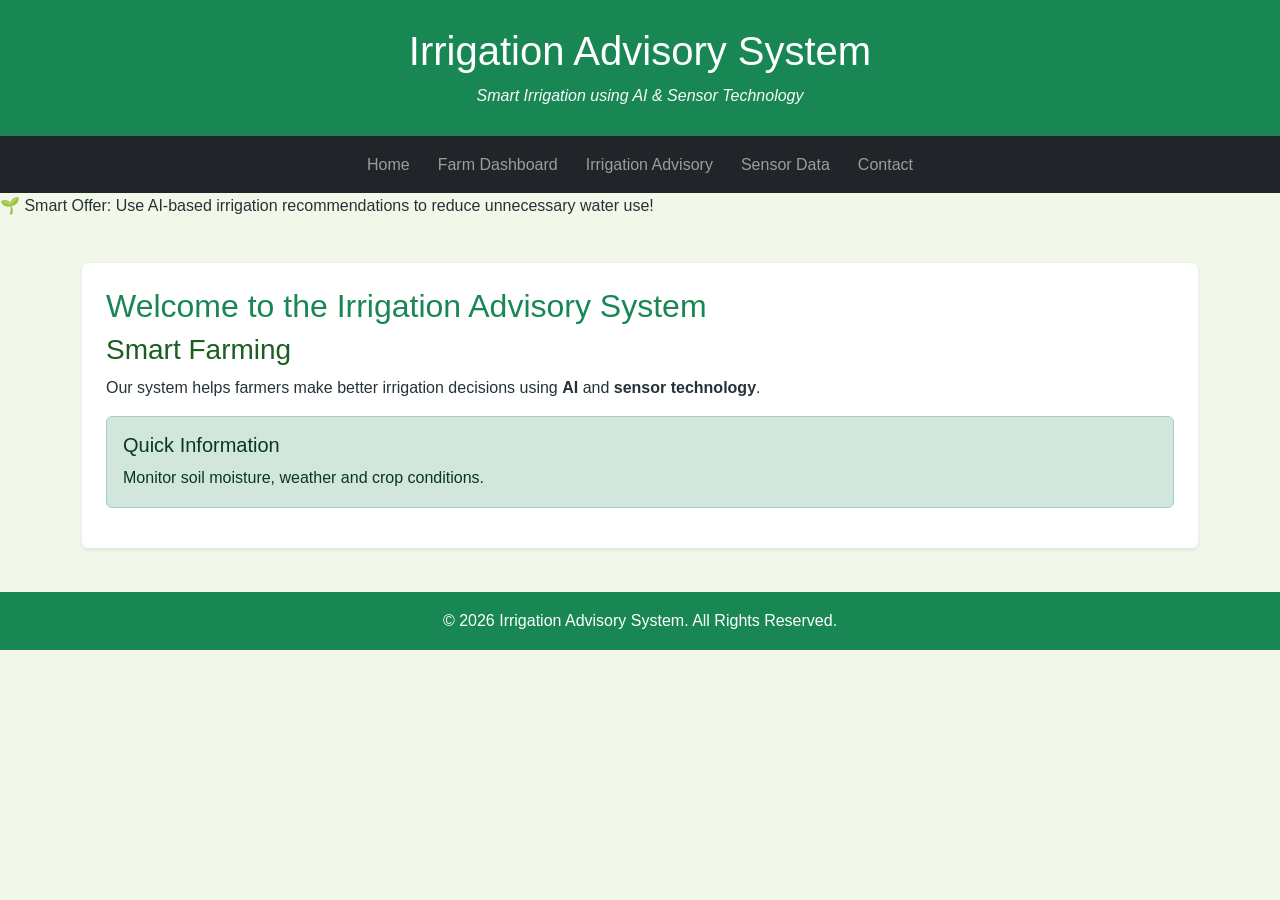
<file: index.html>
<!DOCTYPE html>
<html lang="en">
<head>
    <meta charset="UTF-8">
    <meta name="viewport" content="width=device-width, initial-scale=1.0">
    <title>Irrigation Advisory System</title>

    <!-- TASK 1: BOOTSTRAP FOR CSS -->
    <link href="https://cdn.jsdelivr.net/npm/bootstrap@5.3.3/dist/css/bootstrap.min.css" rel="stylesheet">

    <!-- Task 3: External CSS -->
    <link rel="stylesheet" href="style.css">

    <!-- Task 2: Internal CSS -->
    <style>
        nav ul {
            list-style-type: none;
            padding: 0;
            margin: 0;
            text-align: center;
        }

        nav li {
            display: inline-block;
            margin: 0 6px;
        }

        nav a {
            display: inline-block;
            padding: 10px 16px;
            color: white;
            text-decoration: none;
            background-color: #2e7d32;
            border-radius: 6px;
        }

        nav a:hover {
            background-color: #66bb6a;
            color: #102a13;
            text-decoration: underline;
        }
    </style>
</head>

<body>
    <!-- Task 1: Bootstrap classes -->
    <header class="bg-success text-white text-center p-4 border border-success border-3">
        <div class="container">
            <h1 class="text-white">Irrigation Advisory System</h1>
            <p class="text-light mb-0">
                <i>Smart Irrigation using AI &amp; Sensor Technology</i>
            </p>
        </div>
    </header>

    <!-- Bootstrap Navbar -->
    <nav class="navbar navbar-expand-lg navbar-dark bg-dark">
        <div class="container-fluid justify-content-center">
            <ul class="navbar-nav">
                <li class="nav-item"><a class="nav-link" href="index.html">Home</a></li>
                <li class="nav-item"><a class="nav-link" href="farm-info.html">Farm Dashboard</a></li>
                <li class="nav-item"><a class="nav-link" href="advisory.html">Irrigation Advisory</a></li>
                <li class="nav-item"><a class="nav-link" href="gallery.html">Sensor Data</a></li>
                <li class="nav-item"><a class="nav-link" href="registration.html">Contact</a></li>
            </ul>
        </div>
    </nav>

    <!-- Task 10: CSS Effects -->
    <div class="offer-box">
        🌱 Smart Offer: Use AI-based irrigation recommendations to reduce unnecessary water use!
    </div>

    <main class="container my-4">
        <div class="row g-4">
            <div class="col-12">
                <section class="bg-white p-4 rounded shadow-sm">
                    <h2 class="text-success">Welcome to the Irrigation Advisory System</h2>

                    <article>
                        <h3>Smart Farming</h3>
                        <p>
                            Our system helps farmers make better irrigation decisions using
                            <b>AI</b> and <b>sensor technology</b>.
                        </p>
                    </article>

                    <aside class="alert alert-success">
                        <h3 class="h5">Quick Information</h3>
                        <p class="mb-0">
                            Monitor soil moisture, weather and crop conditions.
                        </p>
                    </aside>
                </section>
            </div>
        </div>
    </main>

    <footer class="bg-success text-white text-center p-3 mt-4">
        <p class="mb-0">&copy; 2026 Irrigation Advisory System. All Rights Reserved.</p>
    </footer>

    <!-- Bootstrap JS Bundle -->
    <script src="https://cdn.jsdelivr.net/npm/bootstrap@5.3.3/dist/js/bootstrap.bundle.min.js"></script>
</body>
</html>
</file>
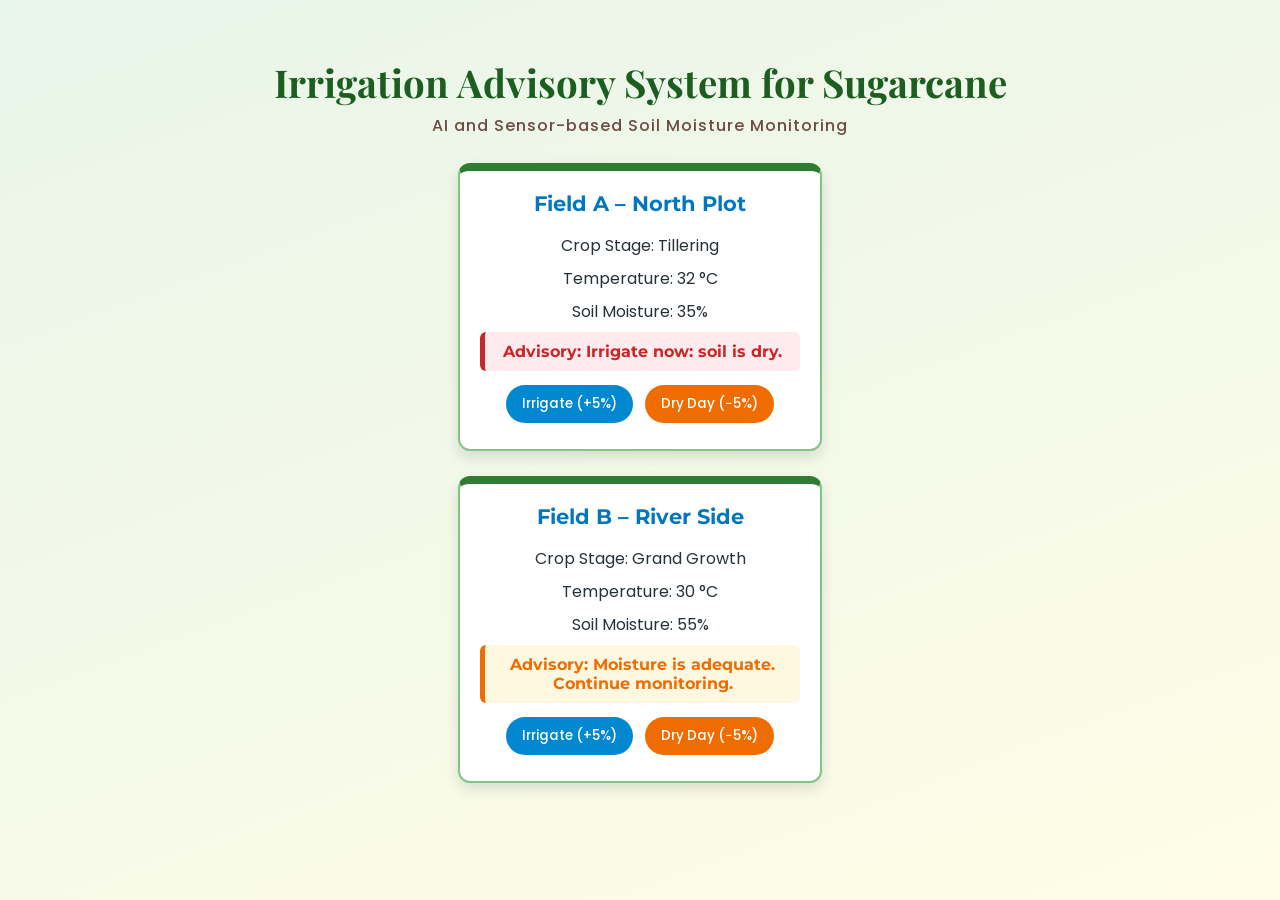
<file: exp7/index.html>
<!doctype html>
<html lang="en">
  <head>
    <meta charset="UTF-8" />
    <meta name="viewport" content="width=device-width, initial-scale=1.0" />
    <title>Irrigation Advisory System</title>
    <script type="module" crossorigin src="./assets/index-DmJMhgah.js"></script>
    <link rel="stylesheet" crossorigin href="./assets/index-DhXYYORB.css">
  </head>
  <body>
    <div id="root"></div>
  </body>
</html>
</file>
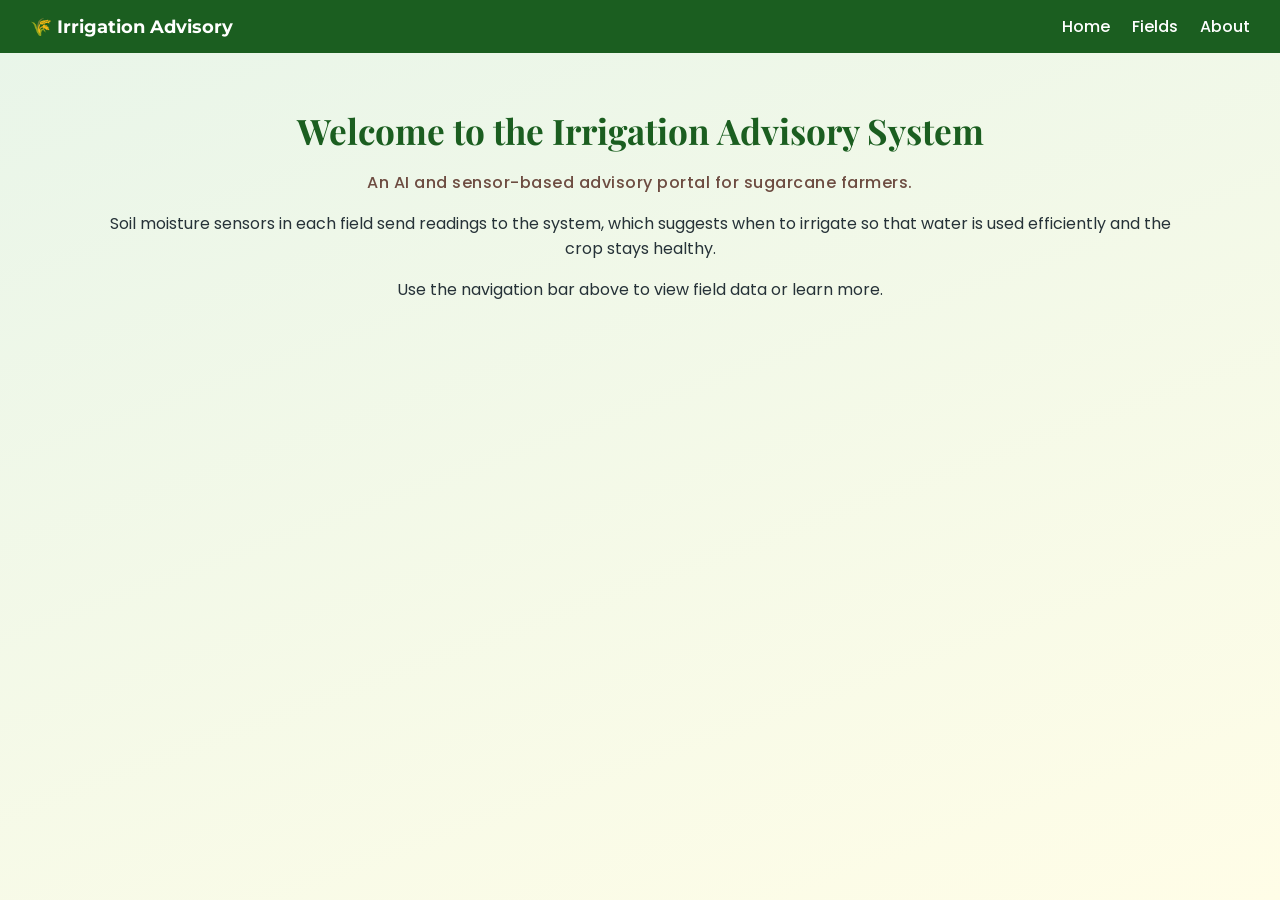
<file: exp8/index.html>
<!doctype html>
<html lang="en">
  <head>
    <meta charset="UTF-8" />
    <meta name="viewport" content="width=device-width, initial-scale=1.0" />
    <title>Irrigation Advisory System</title>
    <script type="module" crossorigin src="./assets/index-Dnaicv_8.js"></script>
    <link rel="stylesheet" crossorigin href="./assets/index-DAXUWIwI.css">
  </head>
  <body>
    <div id="root"></div>
  </body>
</html>
</file>
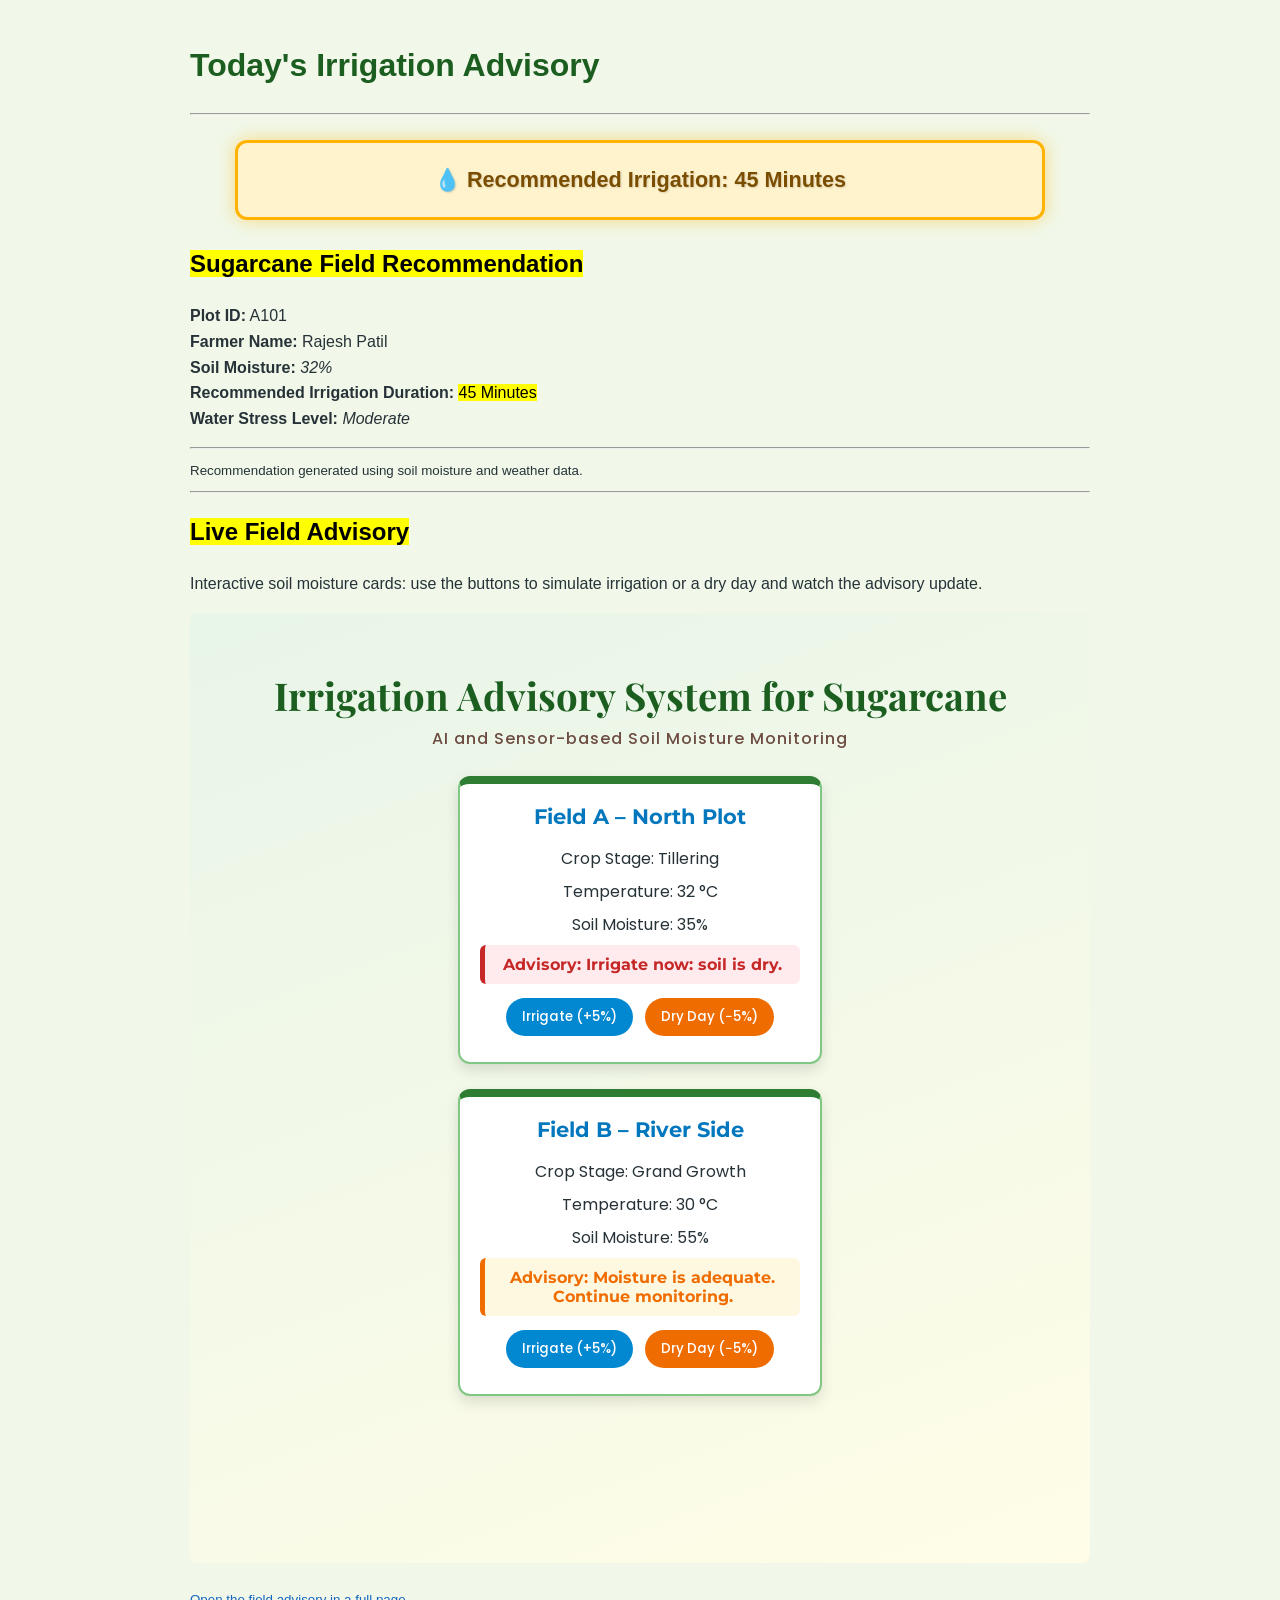
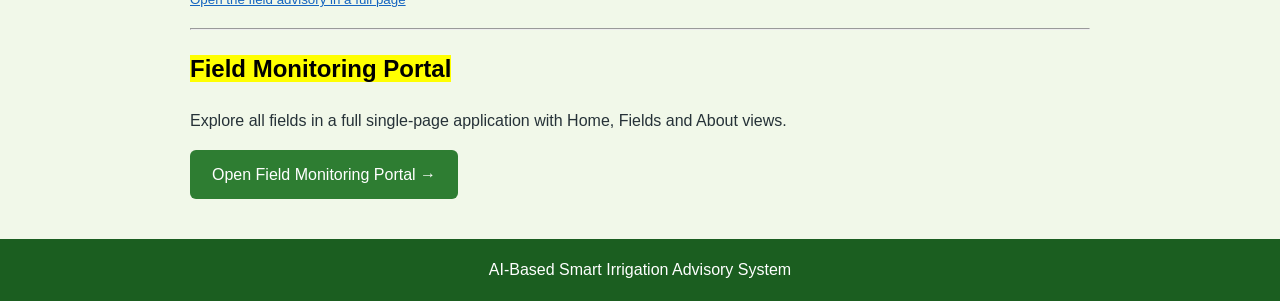
<file: advisory.html>
<!DOCTYPE html>
<html lang="en">
<head>
    <meta charset="UTF-8">
    <meta name="viewport" content="width=device-width, initial-scale=1.0">
    <title>Irrigation Advisory</title>
    <link rel="stylesheet" href="style.css">
    <link rel="stylesheet" href="effects.css">
</head>
<body>
    <main class="page-content" style="width:min(900px,92%); margin:40px auto;">
        <h1>Today's Irrigation Advisory</h1>
        <hr>

        <div class="offer-box">
            💧 Recommended Irrigation: 45 Minutes
        </div>

        <h2><mark>Sugarcane Field Recommendation</mark></h2>
        <p>
            <strong>Plot ID:</strong> A101<br>
            <strong>Farmer Name:</strong> Rajesh Patil<br>
            <strong>Soil Moisture:</strong> <em>32%</em><br>
            <strong>Recommended Irrigation Duration:</strong>
            <mark>45 Minutes</mark><br>
            <strong>Water Stress Level:</strong> <em>Moderate</em>
        </p>
        <hr>
        <small>Recommendation generated using soil moisture and weather data.</small>
                <!-- Experiment 7: React field advisory component -->
        <hr>
        <h2><mark>Live Field Advisory</mark></h2>
        <p>
            Interactive soil moisture cards: use the buttons to simulate
            irrigation or a dry day and watch the advisory update.
        </p>
        <iframe
            src="exp7/index.html"
            title="Field Advisory (React)"
            style="width:100%; height:950px; border:0; border-radius:8px;">
        </iframe>
        <p><small><a href="exp7/index.html" target="_blank">Open the field advisory in a full page</a></small></p>
                <hr>
        <h2><mark>Field Monitoring Portal</mark></h2>
        <p>
            Explore all fields in a full single-page application with
            Home, Fields and About views.
        </p>
        <p>
            <a href="exp8/index.html" style="display:inline-block; padding:12px 22px;
               background:#2e7d32; color:#fff; text-decoration:none; border-radius:6px;">
                Open Field Monitoring Portal →
            </a>
        </p>
    </main>
    <footer>AI-Based Smart Irrigation Advisory System</footer>
</body>
</html>
</file>
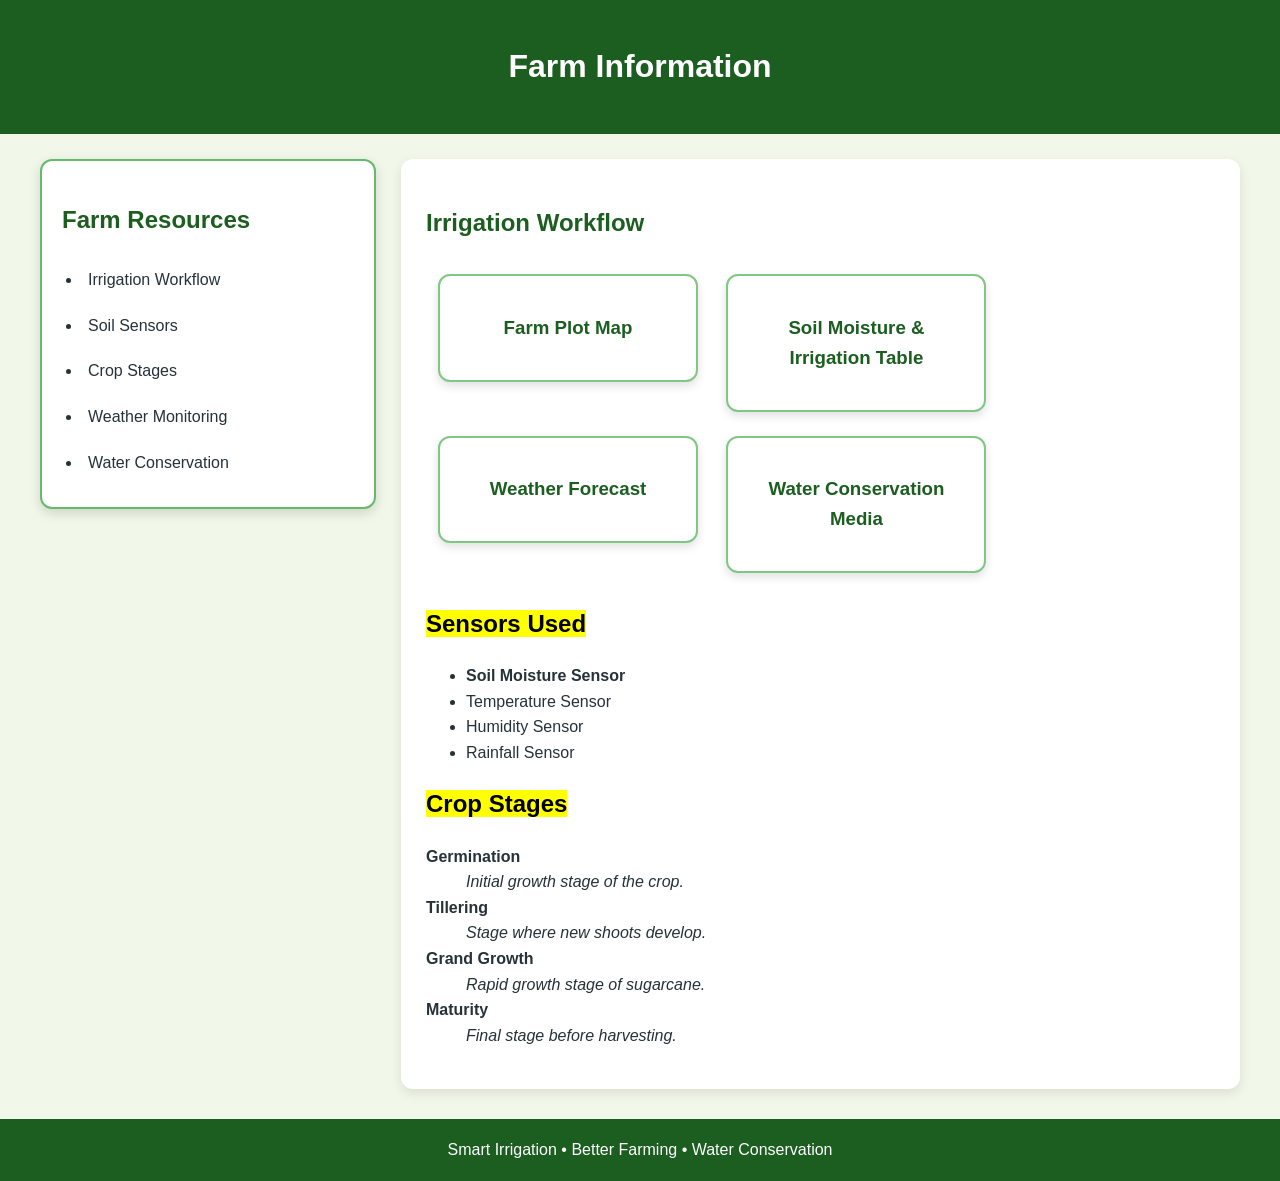
<file: farm-info.html>
<!DOCTYPE html>
<html lang="en">
<head>
    <meta charset="UTF-8">
    <meta name="viewport" content="width=device-width, initial-scale=1.0">
    <title>Farm Information</title>
    <link rel="stylesheet" href="style.css">
    <link rel="stylesheet" href="sidebar.css">
    <link rel="stylesheet" href="cards.css">
    <link rel="stylesheet" href="layout.css">

    <style>
        .info-card {
            position: relative;
            transition: transform 0.2s, box-shadow 0.2s;
        }
        .info-card:hover {
            transform: translateY(-4px);
            box-shadow: 0 8px 18px rgba(0, 0, 0, 0.18);
            cursor: pointer;
        }
        .info-card .card-link {
            color: inherit;
            text-decoration: none;
        }
        /* stretches the link over the whole card */
        .info-card .card-link::after {
            content: "";
            position: absolute;
            inset: 0;
        }
    </style>
</head>
<body>
    <header style="background-color:#1b5e20; color:white; padding:20px; text-align:center;">
        <h1 style="color:white;">Farm Information</h1>
    </header>

    <div class="page-layout">
        <!-- Task 4: Sidebar -->
        <aside class="page-sidebar sidebar-card">
            <h2>Farm Resources</h2>
            <ul>
                <li>Irrigation Workflow</li>
                <li>Soil Sensors</li>
                <li>Crop Stages</li>
                <li>Weather Monitoring</li>
                <li>Water Conservation</li>
            </ul>
        </aside>

        <!-- Task 5: Card Layout -->
        <main class="page-content">
            <h2>Irrigation Workflow</h2>

            <div class="info-card">
                <h3><a href="plot-map.html" class="card-link">Farm Plot Map</a></h3>
            </div>
            <div class="info-card">
                <h3><a href="irrigation-table.html" class="card-link">Soil Moisture &amp; Irrigation Table</a></h3>
            </div>
            <div class="info-card">
                <h3><a href="weather.html" class="card-link">Weather Forecast</a></h3>
            </div>
            <div class="info-card">
                <h3><a href="media.html" class="card-link">Water Conservation Media</a></h3>
            </div>

            <h2><mark>Sensors Used</mark></h2>
            <ul>
                <li><b>Soil Moisture Sensor</b></li>
                <li>Temperature Sensor</li>
                <li>Humidity Sensor</li>
                <li>Rainfall Sensor</li>
            </ul>

            <h2><mark>Crop Stages</mark></h2>
            <dl>
                <dt><b>Germination</b></dt>
                <dd><i>Initial growth stage of the crop.</i></dd>
                <dt><b>Tillering</b></dt>
                <dd><i>Stage where new shoots develop.</i></dd>
                <dt><b>Grand Growth</b></dt>
                <dd><i>Rapid growth stage of sugarcane.</i></dd>
                <dt><b>Maturity</b></dt>
                <dd><i>Final stage before harvesting.</i></dd>
            </dl>
        </main>
    </div>

    <footer>Smart Irrigation • Better Farming • Water Conservation</footer>
</body>
</html>
</file>
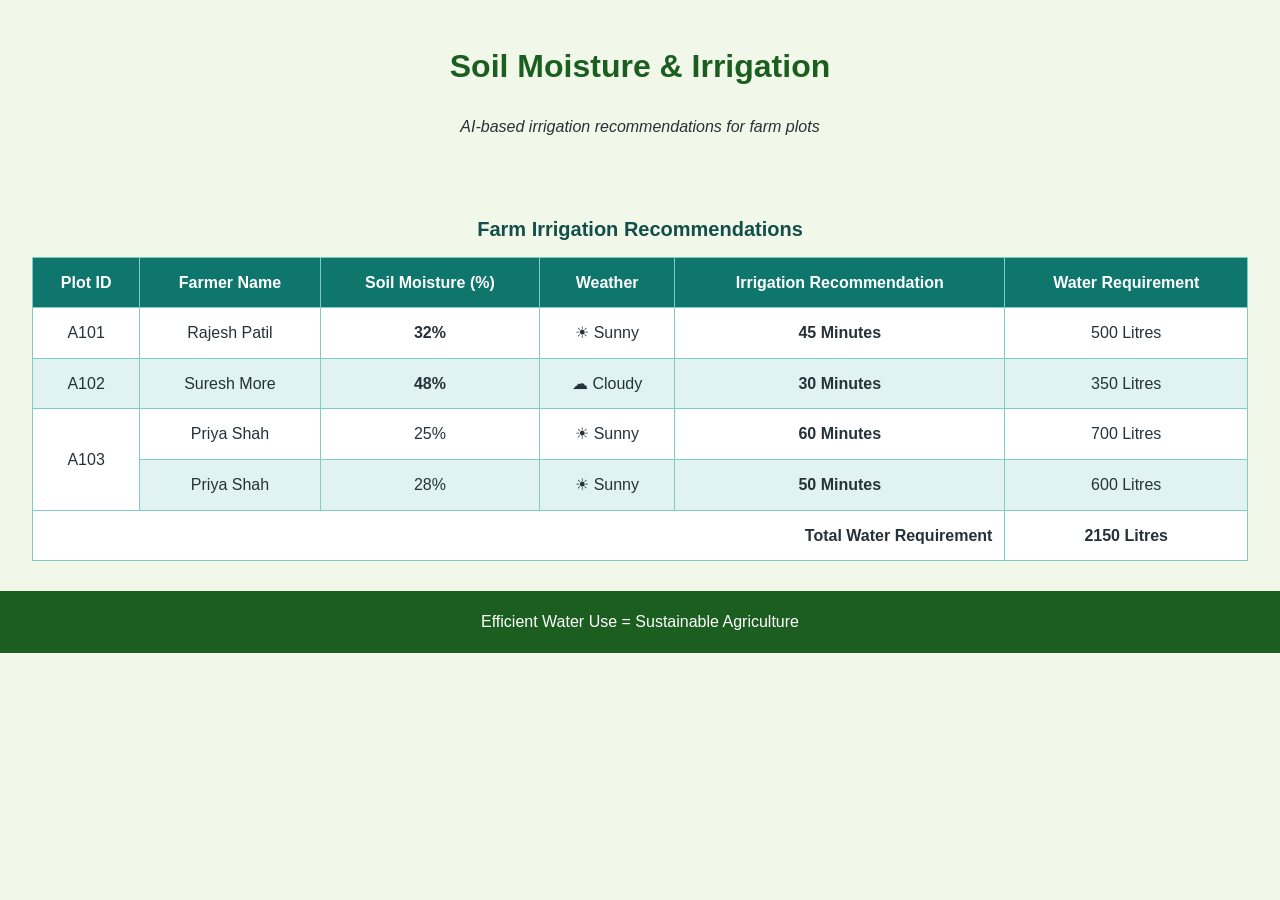
<file: irrigation-table.html>
<!DOCTYPE html>
<html lang="en">
<head>
    <meta charset="UTF-8">
    <meta name="viewport" content="width=device-width, initial-scale=1.0">
    <title>Irrigation Table</title>
    <link rel="stylesheet" href="style.css">
    <link rel="stylesheet" href="table.css">
</head>
<body>
    <header style="text-align:center; padding:20px;">
        <h1>Soil Moisture &amp; Irrigation</h1>
        <p><i>AI-based irrigation recommendations for farm plots</i></p>
    </header>

    <table class="irrigation-table">
        <caption>Farm Irrigation Recommendations</caption>
        <thead>
            <tr>
                <th>Plot ID</th>
                <th>Farmer Name</th>
                <th>Soil Moisture (%)</th>
                <th>Weather</th>
                <th>Irrigation Recommendation</th>
                <th>Water Requirement</th>
            </tr>
        </thead>
        <tbody>
            <tr>
                <td>A101</td>
                <td>Rajesh Patil</td>
                <td><b>32%</b></td>
                <td>☀ Sunny</td>
                <td><b>45 Minutes</b></td>
                <td>500 Litres</td>
            </tr>
            <tr>
                <td>A102</td>
                <td>Suresh More</td>
                <td><b>48%</b></td>
                <td>☁ Cloudy</td>
                <td><b>30 Minutes</b></td>
                <td>350 Litres</td>
            </tr>
            <tr>
                <td rowspan="2">A103</td>
                <td>Priya Shah</td>
                <td>25%</td>
                <td>☀ Sunny</td>
                <td><b>60 Minutes</b></td>
                <td>700 Litres</td>
            </tr>
            <tr>
                <td>Priya Shah</td>
                <td>28%</td>
                <td>☀ Sunny</td>
                <td><b>50 Minutes</b></td>
                <td>600 Litres</td>
            </tr>
        </tbody>
        <tfoot>
            <tr>
                <td colspan="5" style="text-align:right;"><b>Total Water Requirement</b></td>
                <td><b>2150 Litres</b></td>
            </tr>
        </tfoot>
    </table>

    <footer>Efficient Water Use = Sustainable Agriculture</footer>
</body>
</html>
</file>
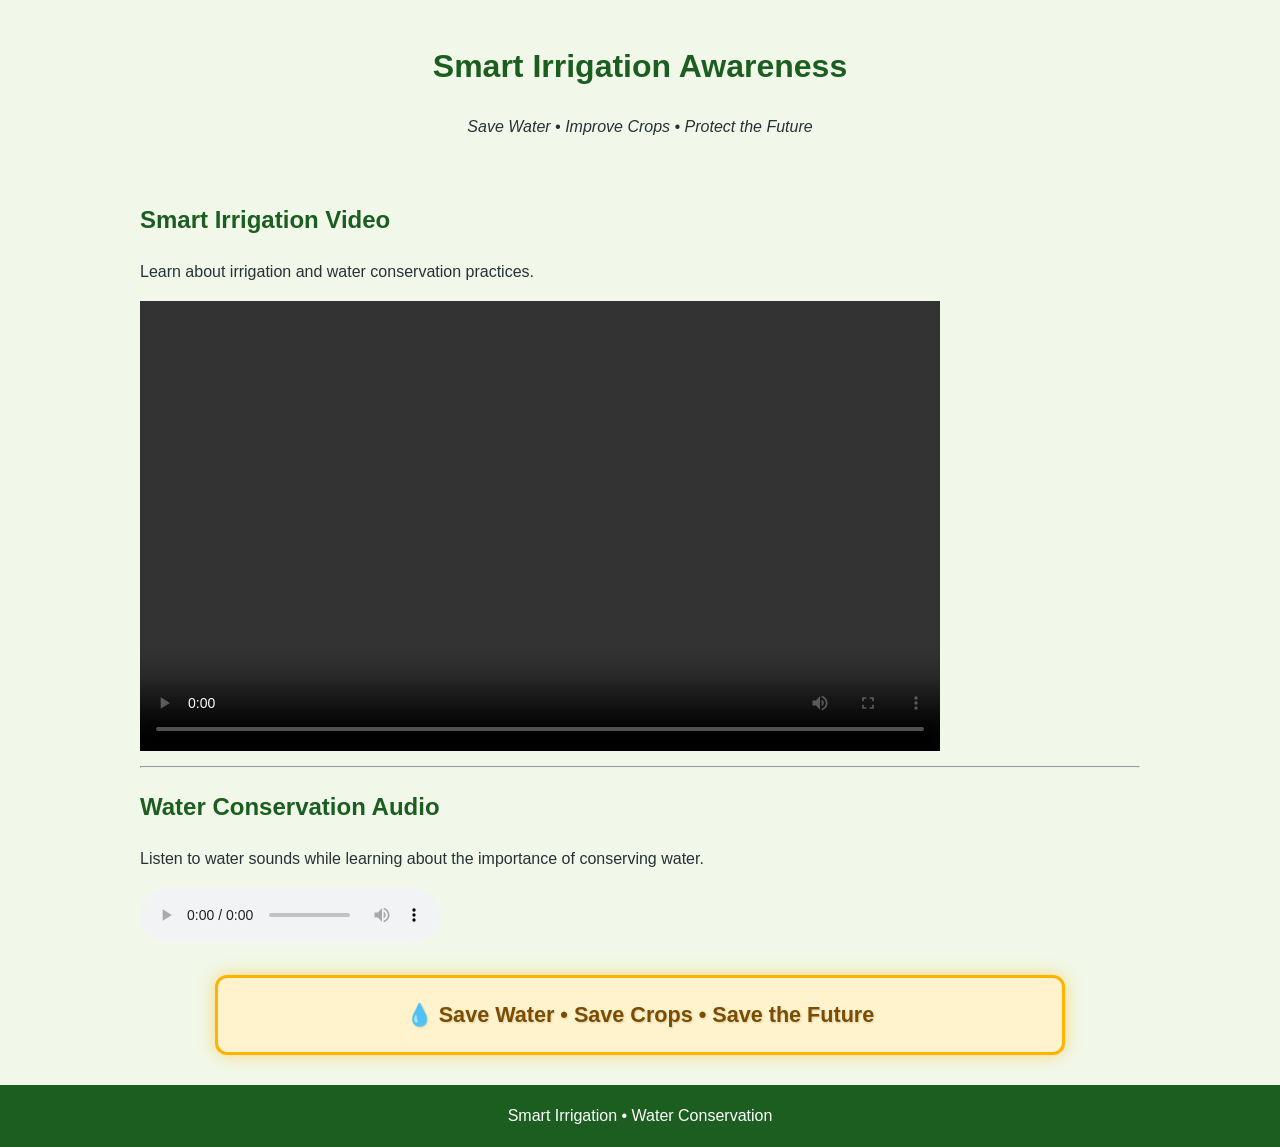
<file: media.html>
<!DOCTYPE html>
<html lang="en">
<head>
    <meta charset="UTF-8">
    <meta name="viewport" content="width=device-width, initial-scale=1.0">
    <title>Smart Irrigation Awareness</title>
    <link rel="stylesheet" href="style.css">
    <link rel="stylesheet" href="effects.css">
</head>
<body>
    <script>
        alert("Welcome to the Irrigation Advisory System");
    </script>

    <header style="text-align:center; padding:20px;">
        <h1>Smart Irrigation Awareness</h1>
        <p><i>Save Water • Improve Crops • Protect the Future</i></p>
    </header>

    <section class="page-content" style="width:min(1000px,94%); margin:25px auto;">
        <h2>Smart Irrigation Video</h2>
        <p>Learn about irrigation and water conservation practices.</p>

        <video width="800" height="450" controls autoplay loop style="max-width:100%;">
            <source src="https://commons.wikimedia.org/wiki/Special:Redirect/file/20200728-NRCS-LSC-9001-Pivot_Irrigation.webm"
                    type="video/webm">
            Your browser does not support the video element.
        </video>

        <hr>

        <h2>Water Conservation Audio</h2>
        <p>Listen to water sounds while learning about the importance of conserving water.</p>

        <audio controls autoplay loop>
            <source src="https://commons.wikimedia.org/wiki/Special:Redirect/file/Water_sound_02.ogg"
                    type="audio/ogg">
            Your browser does not support the audio element.
        </audio>

        <div class="offer-box">
            💧 Save Water • Save Crops • Save the Future
        </div>
    </section>

    <footer>Smart Irrigation • Water Conservation</footer>
</body>
</html>
</file>
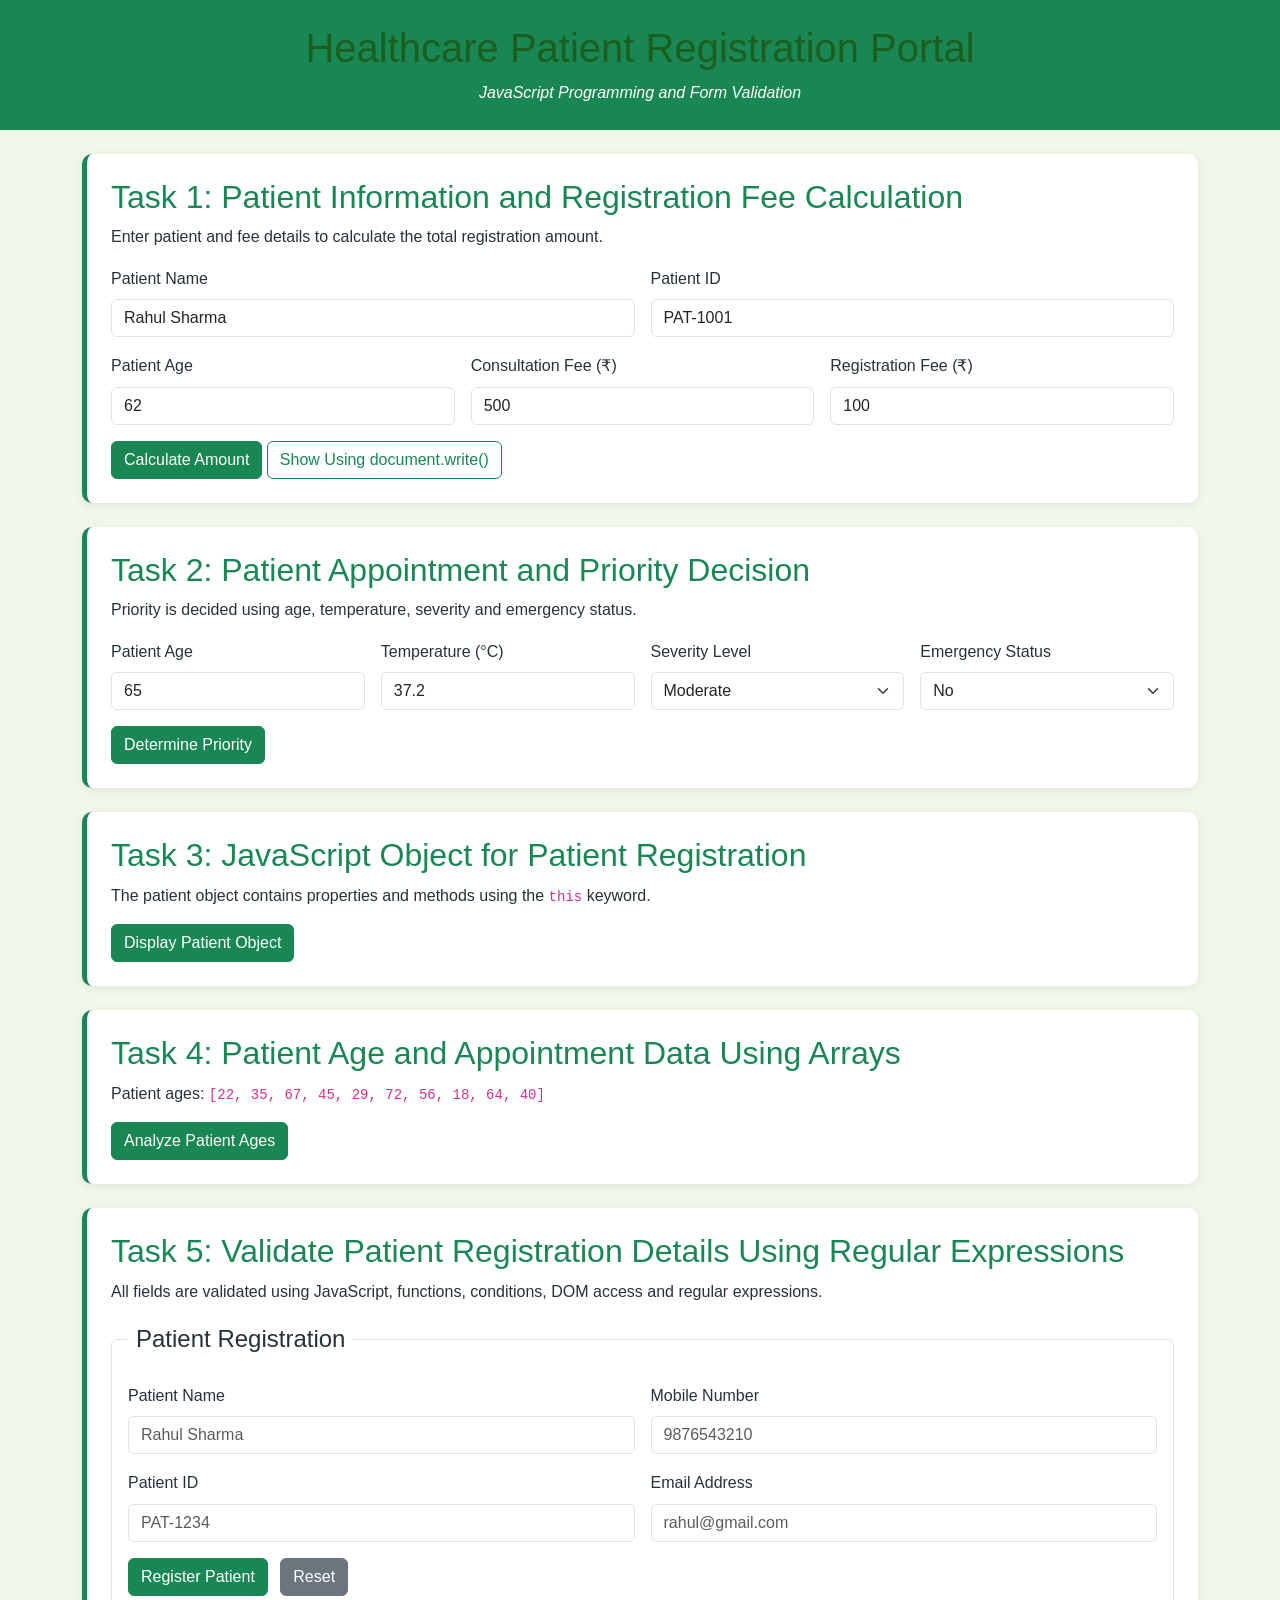
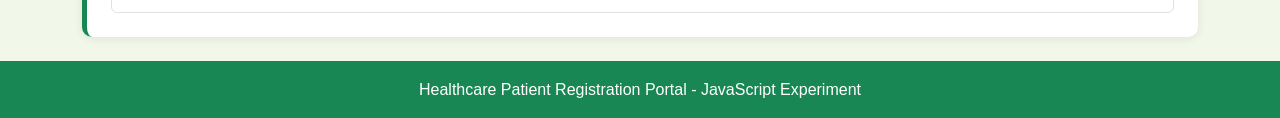
<file: patient-registration.html>
<!DOCTYPE html>
<html lang="en">
<head>
    <meta charset="UTF-8">
    <meta name="viewport" content="width=device-width, initial-scale=1.0">
    <title>Healthcare Patient Registration Portal</title>

    <!-- Bootstrap CSS retained from Experiment 2 -->
    <link href="https://cdn.jsdelivr.net/npm/bootstrap@5.3.3/dist/css/bootstrap.min.css" rel="stylesheet">
    <link rel="stylesheet" href="style.css">
    <link rel="stylesheet" href="form.css">

    <style>
        .task-card {
            border-left: 5px solid #198754;
            border-radius: 10px;
            background: #fff;
            box-shadow: 0 2px 10px rgba(0,0,0,0.08);
        }
        .output-box {
            background: #f0fff4;
            border: 1px solid #b7e4c7;
            border-radius: 8px;
            padding: 15px;
            margin-top: 15px;
            white-space: pre-line;
        }
        .error-message {
            display: none;
            color: #dc3545;
            font-size: 0.875rem;
            margin-top: 4px;
        }
        .invalid-field {
            border: 2px solid #dc3545 !important;
        }
        .valid-field {
            border: 2px solid #198754 !important;
        }
    </style>
</head>

<body>
    <header class="bg-success text-white text-center p-4">
        <h1>Healthcare Patient Registration Portal</h1>
        <p class="mb-0"><i>JavaScript Programming and Form Validation</i></p>
    </header>

    <main class="container my-4">

        <!-- TASK 1 -->
        <section class="task-card p-4 mb-4">
            <h2 class="text-success">Task 1: Patient Information and Registration Fee Calculation</h2>
            <p>Enter patient and fee details to calculate the total registration amount.</p>

            <div class="row g-3">
                <div class="col-md-6">
                    <label class="form-label" for="feePatientName">Patient Name</label>
                    <input class="form-control" id="feePatientName" type="text" value="Rahul Sharma">
                </div>
                <div class="col-md-6">
                    <label class="form-label" for="feePatientId">Patient ID</label>
                    <input class="form-control" id="feePatientId" type="text" value="PAT-1001">
                </div>
                <div class="col-md-4">
                    <label class="form-label" for="feePatientAge">Patient Age</label>
                    <input class="form-control" id="feePatientAge" type="number" value="62" min="0">
                </div>
                <div class="col-md-4">
                    <label class="form-label" for="consultationFee">Consultation Fee (₹)</label>
                    <input class="form-control" id="consultationFee" type="number" value="500" min="0">
                </div>
                <div class="col-md-4">
                    <label class="form-label" for="registrationFee">Registration Fee (₹)</label>
                    <input class="form-control" id="registrationFee" type="number" value="100" min="0">
                </div>
            </div>

            <button class="btn btn-success mt-3" type="button" onclick="calculateRegistrationFee()">Calculate Amount</button>
            <button class="btn btn-outline-success mt-3" type="button" onclick="showTask1UsingDocumentWrite()">Show Using document.write()</button>
            <div id="feeOutput" class="output-box" style="display:none;"></div>
        </section>

        <!-- TASK 2 -->
        <section class="task-card p-4 mb-4">
            <h2 class="text-success">Task 2: Patient Appointment and Priority Decision</h2>
            <p>Priority is decided using age, temperature, severity and emergency status.</p>

            <div class="row g-3">
                <div class="col-md-3">
                    <label class="form-label" for="priorityAge">Patient Age</label>
                    <input class="form-control" id="priorityAge" type="number" value="65" min="0">
                </div>
                <div class="col-md-3">
                    <label class="form-label" for="temperature">Temperature (°C)</label>
                    <input class="form-control" id="temperature" type="number" value="37.2" step="0.1">
                </div>
                <div class="col-md-3">
                    <label class="form-label" for="severity">Severity Level</label>
                    <select class="form-select" id="severity">
                        <option value="Mild">Mild</option>
                        <option value="Moderate" selected>Moderate</option>
                        <option value="Severe">Severe</option>
                    </select>
                </div>
                <div class="col-md-3">
                    <label class="form-label" for="emergency">Emergency Status</label>
                    <select class="form-select" id="emergency">
                        <option value="No" selected>No</option>
                        <option value="Yes">Yes</option>
                    </select>
                </div>
            </div>

            <button class="btn btn-success mt-3" type="button" onclick="determinePriority()">Determine Priority</button>
            <div id="priorityOutput" class="output-box" style="display:none;"></div>
        </section>

        <!-- TASK 3 -->
        <section class="task-card p-4 mb-4">
            <h2 class="text-success">Task 3: JavaScript Object for Patient Registration</h2>
            <p>The patient object contains properties and methods using the <code>this</code> keyword.</p>
            <button class="btn btn-success" type="button" onclick="displayPatientObject()">Display Patient Object</button>
            <div id="objectOutput" class="output-box" style="display:none;"></div>
        </section>

        <!-- TASK 4 -->
        <section class="task-card p-4 mb-4">
            <h2 class="text-success">Task 4: Patient Age and Appointment Data Using Arrays</h2>
            <p>Patient ages: <code>[22, 35, 67, 45, 29, 72, 56, 18, 64, 40]</code></p>
            <button class="btn btn-success" type="button" onclick="analyzePatientAges()">Analyze Patient Ages</button>
            <div id="arrayOutput" class="output-box" style="display:none;"></div>
        </section>

        <!-- TASK 5 -->
        <section class="task-card p-4 mb-4">
            <h2 class="text-success">Task 5: Validate Patient Registration Details Using Regular Expressions</h2>
            <p>All fields are validated using JavaScript, functions, conditions, DOM access and regular expressions.</p>

            <form id="patientForm" novalidate>
                <fieldset class="border rounded p-3">
                    <legend class="float-none w-auto px-2">Patient Registration</legend>

                    <div class="row g-3">
                        <div class="col-md-6">
                            <label class="form-label" for="patientName">Patient Name</label>
                            <input class="form-control" id="patientName" name="patientName" type="text" placeholder="Rahul Sharma">
                            <div id="patientNameError" class="error-message"></div>
                        </div>

                        <div class="col-md-6">
                            <label class="form-label" for="patientMobile">Mobile Number</label>
                            <input class="form-control" id="patientMobile" name="patientMobile" type="tel" placeholder="9876543210">
                            <div id="patientMobileError" class="error-message"></div>
                        </div>

                        <div class="col-md-6">
                            <label class="form-label" for="patientId">Patient ID</label>
                            <input class="form-control" id="patientId" name="patientId" type="text" placeholder="PAT-1234">
                            <div id="patientIdError" class="error-message"></div>
                        </div>

                        <div class="col-md-6">
                            <label class="form-label" for="patientEmail">Email Address</label>
                            <input class="form-control" id="patientEmail" name="patientEmail" type="email" placeholder="rahul@gmail.com">
                            <div id="patientEmailError" class="error-message"></div>
                        </div>
                    </div>

                    <div class="mt-3">
                        <button class="btn btn-success me-2" type="submit">Register Patient</button>
                        <button class="btn btn-secondary" type="reset">Reset</button>
                    </div>
                    <div id="registrationSuccess" class="alert alert-success mt-3" style="display:none;"></div>
                </fieldset>
            </form>
        </section>

    </main>

    <footer class="bg-success text-white text-center p-3 mt-4">
        <p class="mb-0">Healthcare Patient Registration Portal - JavaScript Experiment</p>
    </footer>

    <script src="patient.js"></script>
</body>
</html>
</file>
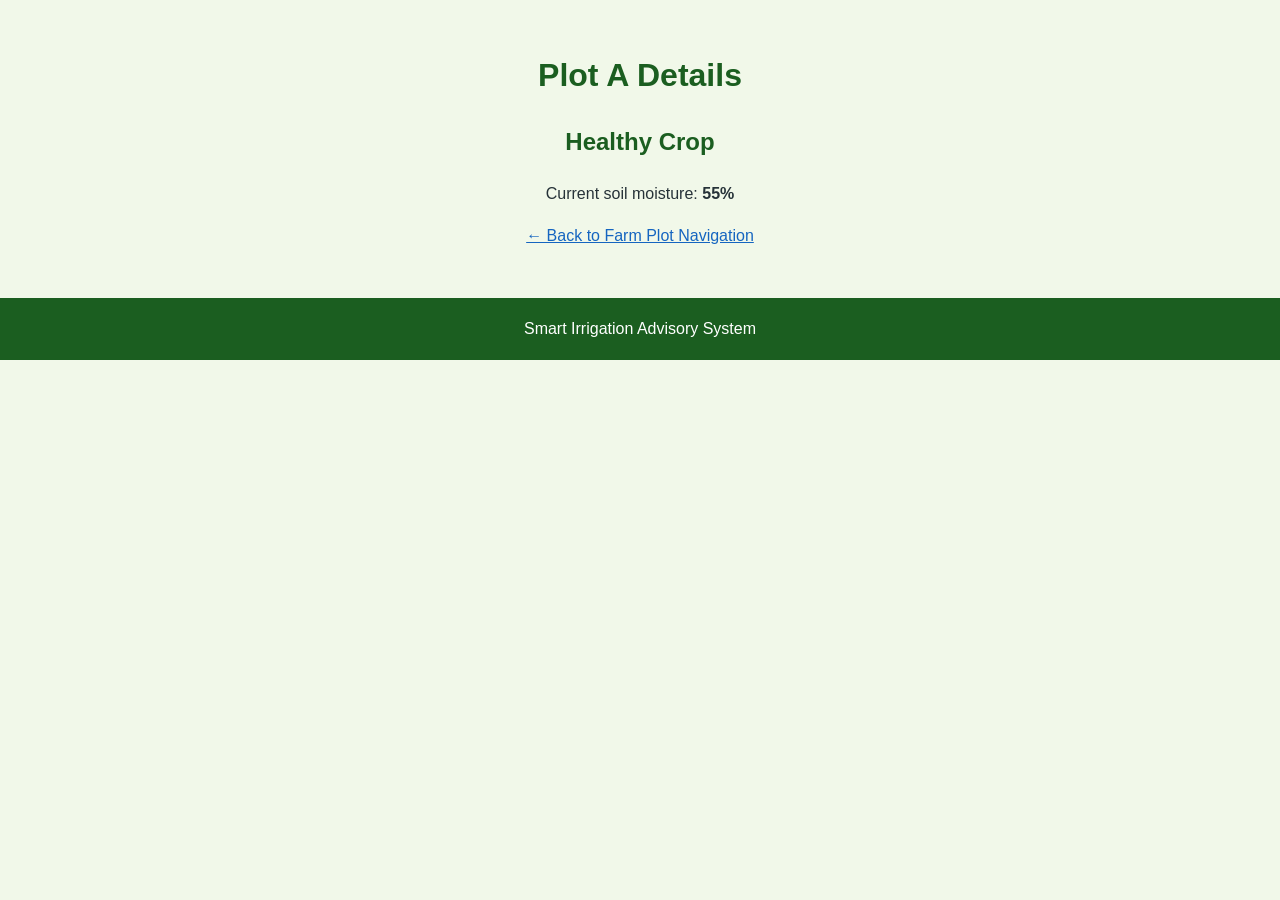
<file: plot-a.html>
<!DOCTYPE html>
<html lang="en">
<head>
    <meta charset="UTF-8">
    <meta name="viewport" content="width=device-width, initial-scale=1.0">
    <title>Plot A Details</title>
    <link rel="stylesheet" href="style.css">
</head>
<body>
    <main class="page-content" style="width:min(700px,92%); margin:50px auto; text-align:center;">
        <h1>Plot A Details</h1>
        <h2>Healthy Crop</h2>
        <p>Current soil moisture: <b>55%</b></p>
        <a href="plot-map.html">← Back to Farm Plot Navigation</a>
    </main>
    <footer>Smart Irrigation Advisory System</footer>
</body>
</html>
</file>
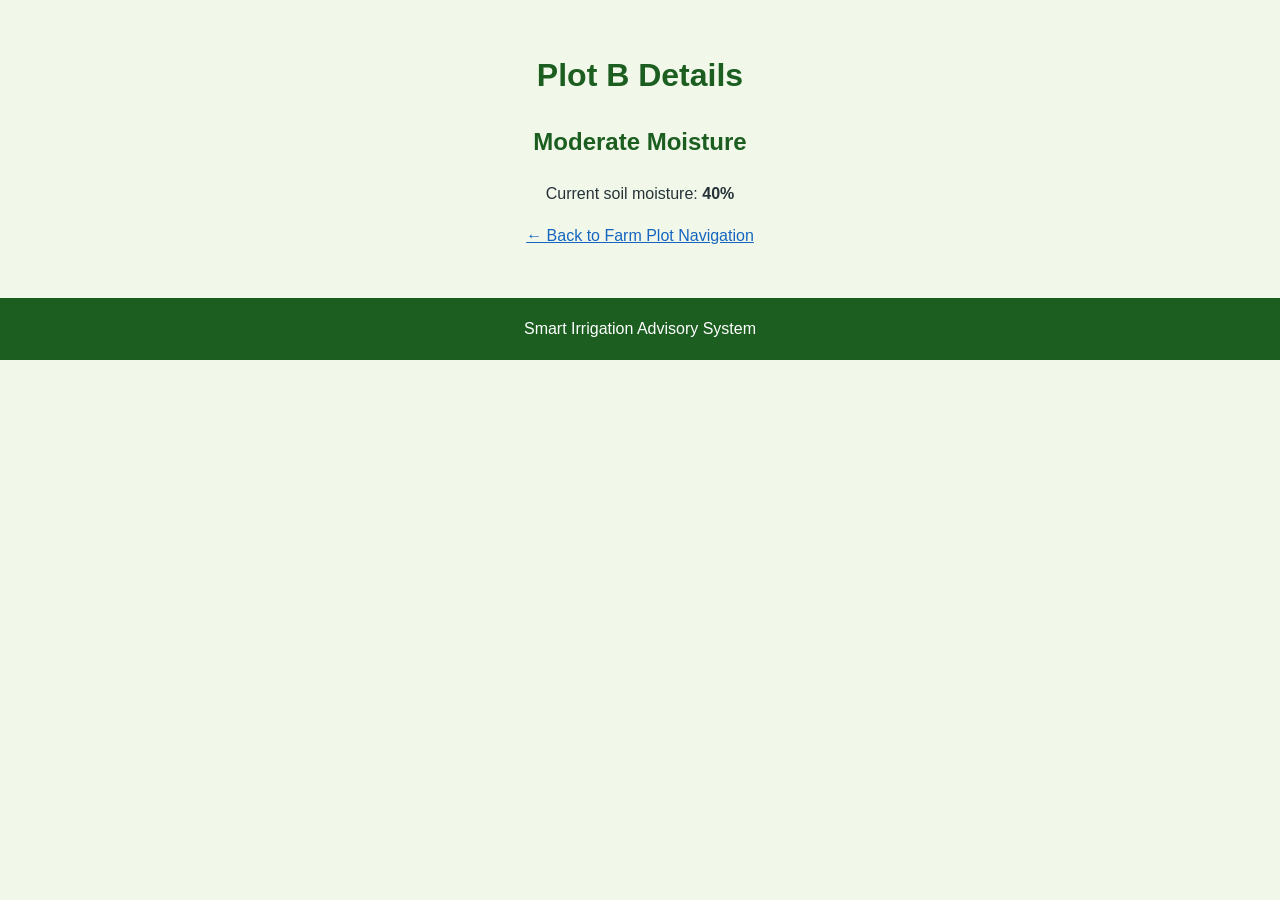
<file: plot-b.html>
<!DOCTYPE html>
<html lang="en">
<head>
    <meta charset="UTF-8">
    <meta name="viewport" content="width=device-width, initial-scale=1.0">
    <title>Plot B Details</title>
    <link rel="stylesheet" href="style.css">
</head>
<body>
    <main class="page-content" style="width:min(700px,92%); margin:50px auto; text-align:center;">
        <h1>Plot B Details</h1>
        <h2>Moderate Moisture</h2>
        <p>Current soil moisture: <b>40%</b></p>
        <a href="plot-map.html">← Back to Farm Plot Navigation</a>
    </main>
    <footer>Smart Irrigation Advisory System</footer>
</body>
</html>
</file>
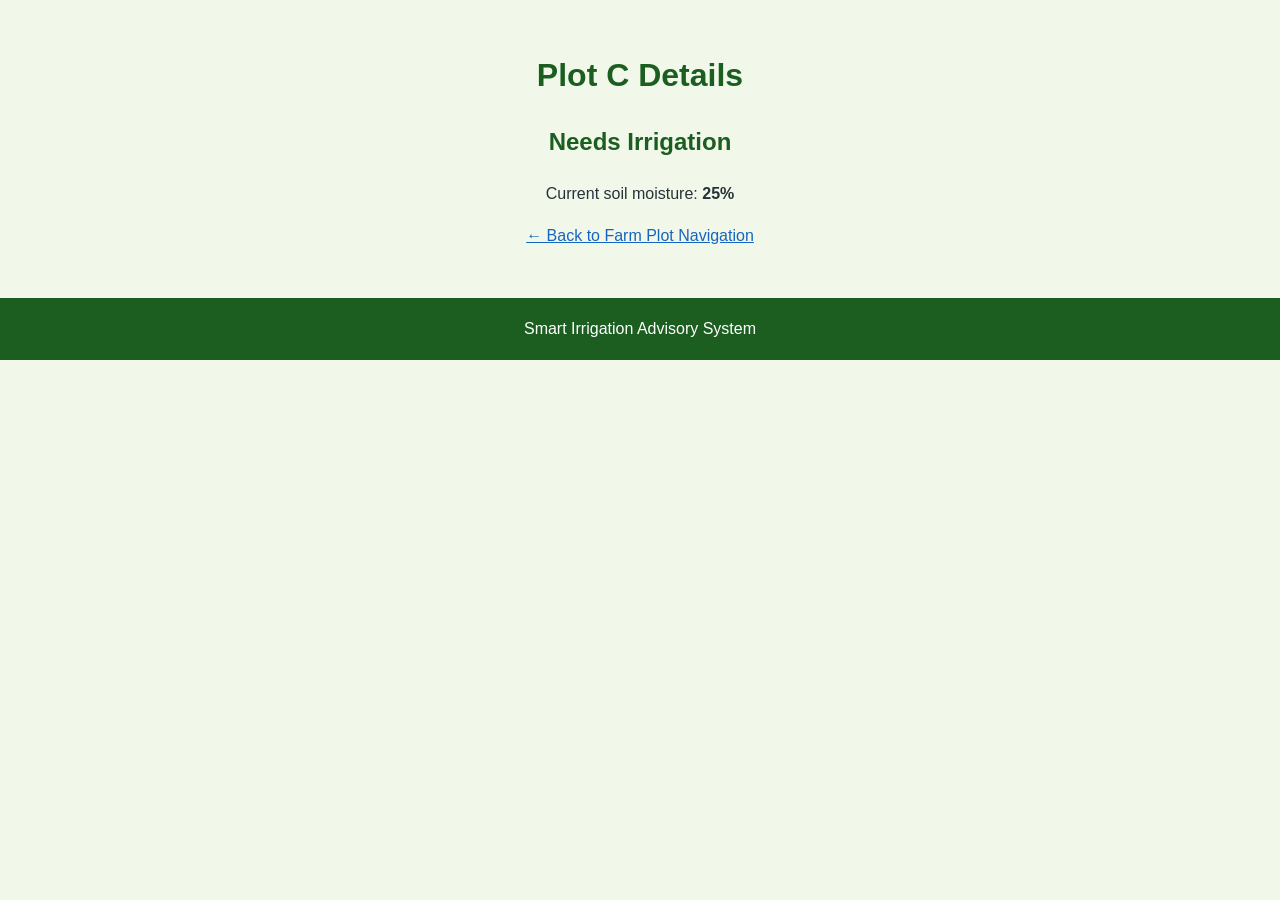
<file: plot-c.html>
<!DOCTYPE html>
<html lang="en">
<head>
    <meta charset="UTF-8">
    <meta name="viewport" content="width=device-width, initial-scale=1.0">
    <title>Plot C Details</title>
    <link rel="stylesheet" href="style.css">
</head>
<body>
    <main class="page-content" style="width:min(700px,92%); margin:50px auto; text-align:center;">
        <h1>Plot C Details</h1>
        <h2>Needs Irrigation</h2>
        <p>Current soil moisture: <b>25%</b></p>
        <a href="plot-map.html">← Back to Farm Plot Navigation</a>
    </main>
    <footer>Smart Irrigation Advisory System</footer>
</body>
</html>
</file>
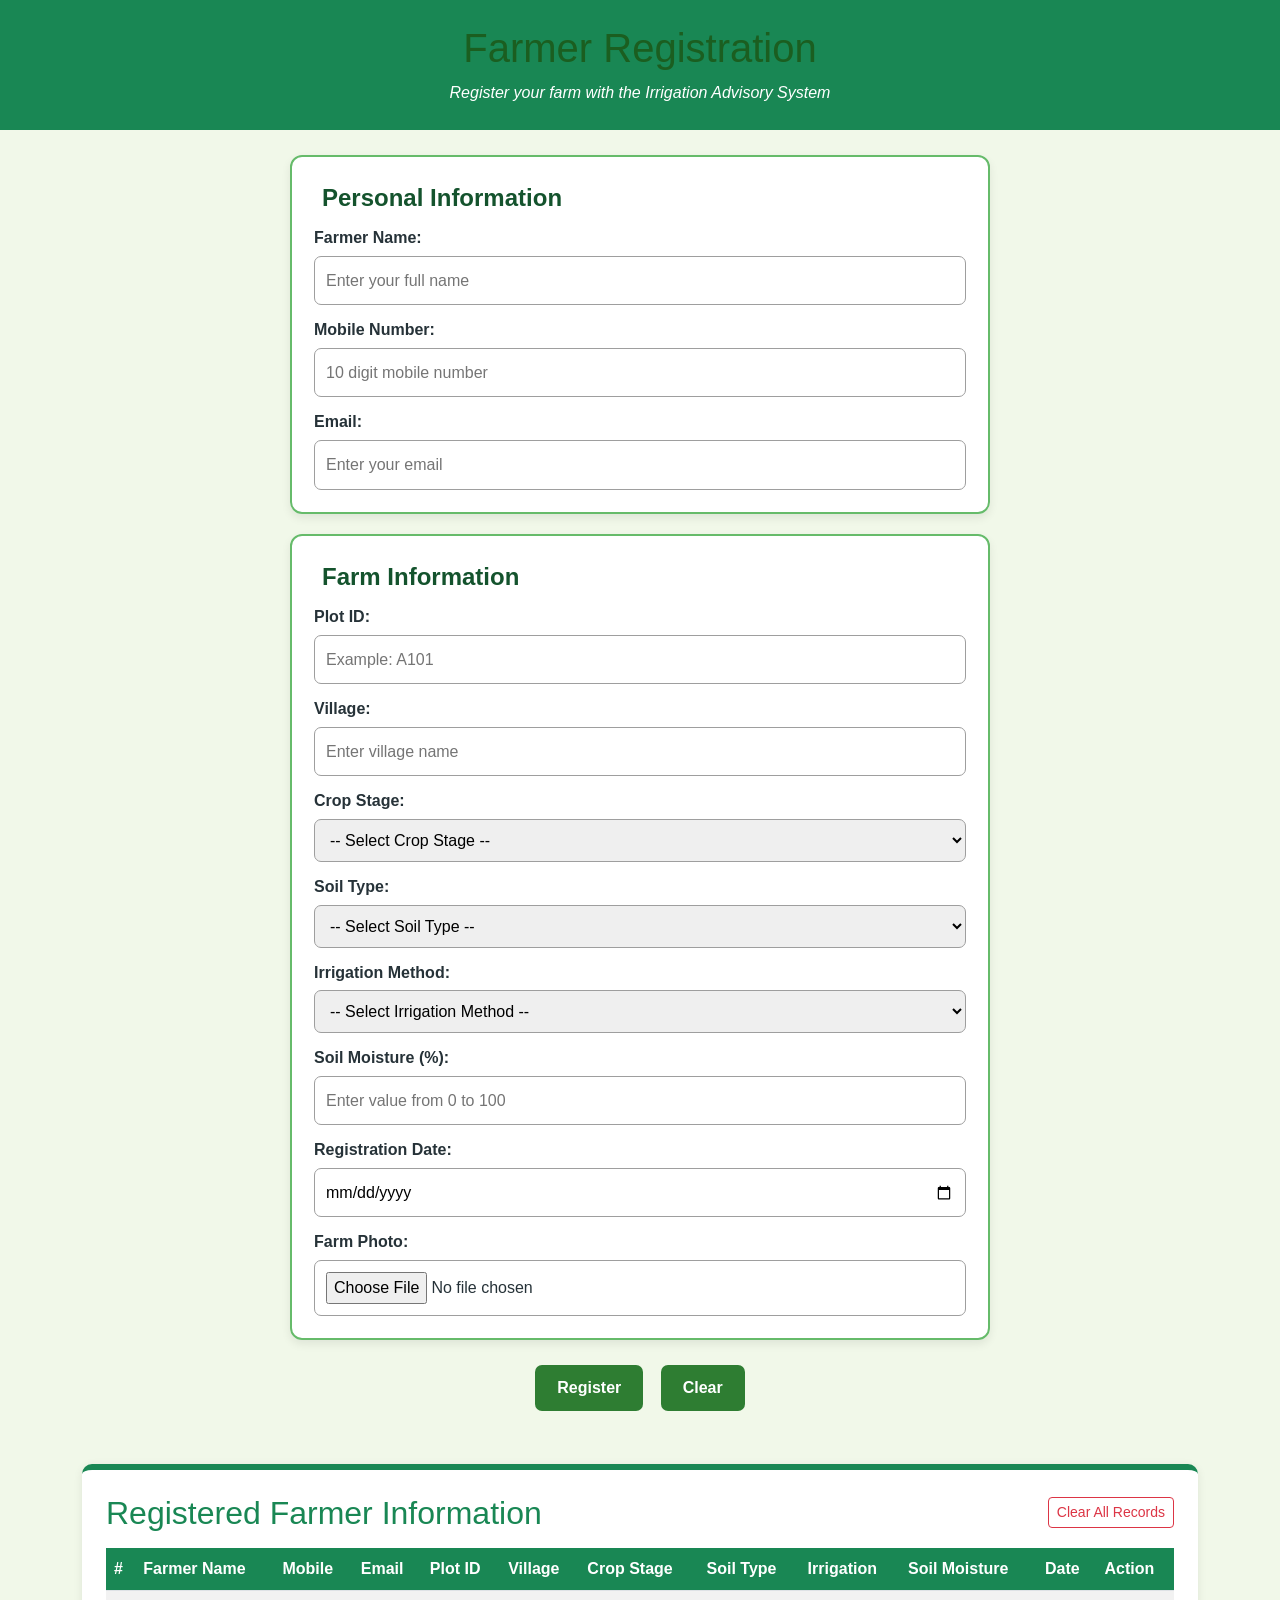
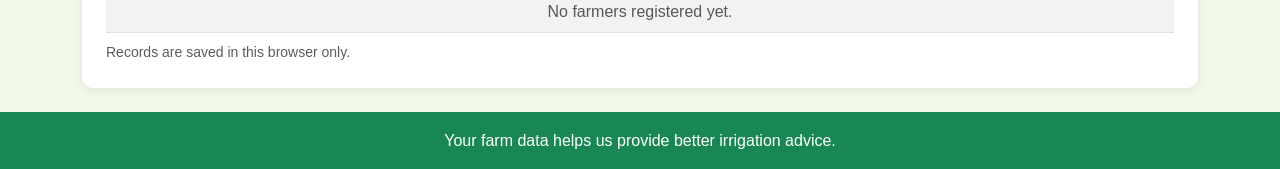
<file: registration.html>
<!DOCTYPE html>
<html lang="en">
<head>
    <meta charset="UTF-8">
    <meta name="viewport" content="width=device-width, initial-scale=1.0">
    <title>Farmer Registration - Smart Irrigation</title>

    <!-- Bootstrap CSS -->
    <link href="https://cdn.jsdelivr.net/npm/bootstrap@5.3.3/dist/css/bootstrap.min.css" rel="stylesheet">

    <link rel="stylesheet" href="style.css">
    <link rel="stylesheet" href="form.css">

    <style>
        .error-message {
            display: none;
            color: #dc3545;
            font-size: 0.875rem;
            margin-top: 4px;
        }
        .farmer-table-card {
            background: #fff;
            border-radius: 10px;
            box-shadow: 0 2px 10px rgba(0, 0, 0, 0.08);
            border-top: 6px solid #198754;
        }
        .farmer-table th {
            background: #198754;
            color: #fff;
            white-space: nowrap;
        }
        .farmer-table td {
            vertical-align: middle;
        }
    </style>
</head>

<body>
    <header class="bg-success text-white text-center p-4">
        <h1>Farmer Registration</h1>
        <p class="mb-0"><i>Register your farm with the Irrigation Advisory System</i></p>
    </header>

    <main class="container my-4">
        <!-- Task 1: Farmer Registration Form -->
        <form id="farmerForm" class="registration-form" novalidate>

            <fieldset>
                <legend>Personal Information</legend>

                <label for="name">Farmer Name:</label>
                <input type="text" id="name" name="name" placeholder="Enter your full name">
                <div id="nameError" class="error-message"></div>

                <label for="mobile">Mobile Number:</label>
                <input type="tel" id="mobile" name="mobile" placeholder="10 digit mobile number">
                <div id="mobileError" class="error-message"></div>

                <label for="email">Email:</label>
                <input type="email" id="email" name="email" placeholder="Enter your email">
                <div id="emailError" class="error-message"></div>
            </fieldset>

            <fieldset>
                <legend>Farm Information</legend>

                <label for="plot">Plot ID:</label>
                <input type="text" id="plot" name="plot" placeholder="Example: A101">
                <div id="plotError" class="error-message"></div>

                <label for="village">Village:</label>
                <input type="text" id="village" name="village" placeholder="Enter village name">
                <div id="villageError" class="error-message"></div>

                <label for="stage">Crop Stage:</label>
                <select id="stage" name="stage">
                    <option value="">-- Select Crop Stage --</option>
                    <option value="Germination">Germination</option>
                    <option value="Tillering">Tillering</option>
                    <option value="Grand Growth">Grand Growth</option>
                    <option value="Maturity">Maturity</option>
                </select>
                <div id="stageError" class="error-message"></div>

                <label for="soil">Soil Type:</label>
                <select id="soil" name="soil">
                    <option value="">-- Select Soil Type --</option>
                    <option value="Black Soil">Black Soil</option>
                    <option value="Red Soil">Red Soil</option>
                    <option value="Alluvial Soil">Alluvial Soil</option>
                    <option value="Clay Soil">Clay Soil</option>
                </select>
                <div id="soilError" class="error-message"></div>

                <label for="irrigation">Irrigation Method:</label>
                <select id="irrigation" name="irrigation">
                    <option value="">-- Select Irrigation Method --</option>
                    <option value="Drip Irrigation">Drip Irrigation</option>
                    <option value="Sprinkler Irrigation">Sprinkler Irrigation</option>
                    <option value="Flood Irrigation">Flood Irrigation</option>
                </select>
                <div id="irrigationError" class="error-message"></div>

                <label for="soilMoisture">Soil Moisture (%):</label>
                <input type="number" id="soilMoisture" name="soilMoisture"
                       min="0" max="100" step="0.1"
                       placeholder="Enter value from 0 to 100">
                <div id="soilMoistureError" class="error-message"></div>

                <label for="date">Registration Date:</label>
                <input type="date" id="date" name="date">
                <div id="dateError" class="error-message"></div>

                <label for="photo">Farm Photo:</label>
                <input type="file" id="photo" name="photo" accept="image/*">
            </fieldset>

            <div class="text-center mt-3">
                <input type="submit" value="Register" class="btn btn-success me-2">
                <input type="reset" value="Clear" class="btn btn-secondary">
            </div>
        </form>

        <!-- Registered Farmer Information table -->
        <section class="farmer-table-card p-4 mt-5">
            <div class="d-flex justify-content-between align-items-center flex-wrap gap-2 mb-3">
                <h2 class="text-success mb-0">Registered Farmer Information</h2>
                <button type="button" id="clearAllBtn" class="btn btn-outline-danger btn-sm">Clear All Records</button>
            </div>

            <div class="table-responsive">
                <table class="table table-striped table-hover farmer-table mb-0">
                    <thead>
                        <tr>
                            <th>#</th>
                            <th>Farmer Name</th>
                            <th>Mobile</th>
                            <th>Email</th>
                            <th>Plot ID</th>
                            <th>Village</th>
                            <th>Crop Stage</th>
                            <th>Soil Type</th>
                            <th>Irrigation</th>
                            <th>Soil Moisture</th>
                            <th>Date</th>
                            <th>Action</th>
                        </tr>
                    </thead>
                    <tbody id="farmerTableBody">
                        <!-- rows are added by validation.js -->
                    </tbody>
                </table>
            </div>
            <small class="text-muted d-block mt-2">Records are saved in this browser only.</small>
        </section>
    </main>

    <footer class="bg-success text-white text-center p-3 mt-4">
        <p class="mb-0">Your farm data helps us provide better irrigation advice.</p>
    </footer>

    <!-- JavaScript validation -->
    <script src="validation.js"></script>
</body>
</html>
</file>
<file: style.css>
/* Task 3 - External CSS for the whole website theme */
* {
    box-sizing: border-box;
}

body {
    margin: 0;
    font-family: Arial, Helvetica, sans-serif;
    background-color: #f1f8e9;
    color: #263238;
    line-height: 1.6;
}

h1, h2, h3 {
    color: #1b5e20;
}

a {
    color: #1565c0;
}

footer {
    margin-top: 30px;
    padding: 18px;
    text-align: center;
    background-color: #1b5e20;
    color: white;
}

img {
    max-width: 100%;
}

section {
    margin: 20px auto;
    max-width: 1200px;
}

button, input[type="submit"], input[type="reset"] {
    cursor: pointer;
}
</file>
<file: exp7/assets/index-DhXYYORB.css>
@import"https://fonts.googleapis.com/css2?family=Playfair+Display:wght@700;900&family=Poppins:wght@400;500&family=Montserrat:wght@600;700&display=swap";body{margin:0;min-height:100vh;background:linear-gradient(160deg,#e8f5e9,#fffde7);font-family:Poppins,Arial,sans-serif;color:#263238}.app{text-align:center;padding:30px 15px}h1{font-family:Playfair Display,Georgia,serif;font-size:2.4rem;color:#1b5e20;margin-bottom:5px}.subtitle{font-family:Poppins,Arial,sans-serif;color:#6d4c41;font-weight:500;letter-spacing:1px;margin-top:0}.card{background:#fff;border:2px solid #81c784;border-top:8px solid #2e7d32;border-radius:12px;padding:20px;width:320px;margin:25px auto;box-shadow:0 6px 14px #0000001f}.card h2{font-family:Montserrat,Arial,sans-serif;color:#0277bd;font-size:1.3rem;margin-top:0}.card p{margin:8px 0}.advice{font-family:Montserrat,Arial,sans-serif;font-weight:700;padding:10px;border-radius:6px}.advice.dry{background:#ffebee;color:#c62828;border-left:5px solid #c62828}.advice.ok{background:#fff8e1;color:#ef6c00;border-left:5px solid #ef6c00}.advice.wet{background:#e8f5e9;color:#2e7d32;border-left:5px solid #2e7d32}button{font-family:Poppins,Arial,sans-serif;font-weight:500;padding:9px 16px;margin:6px;border:none;border-radius:20px;color:#fff;cursor:pointer;transition:transform .15s,opacity .15s}button:hover{transform:scale(1.06);opacity:.9}button:first-of-type{background:#0288d1}button:last-of-type{background:#ef6c00}
</file>
<file: exp8/assets/index-DAXUWIwI.css>
@import"https://fonts.googleapis.com/css2?family=Playfair+Display:wght@700;900&family=Poppins:wght@400;500&family=Montserrat:wght@600;700&display=swap";body{margin:0;min-height:100vh;background:linear-gradient(160deg,#e8f5e9,#fffde7);font-family:Poppins,Arial,sans-serif;color:#263238}.navbar{display:flex;justify-content:space-between;align-items:center;background:#1b5e20;padding:14px 30px}.brand{font-family:Montserrat,Arial,sans-serif;font-weight:700;color:#fff;font-size:1.1rem}.links a{color:#fff;text-decoration:none;margin-left:22px;font-weight:500;padding-bottom:3px;border-bottom:2px solid transparent}.links a:hover{border-bottom:2px solid #ffeb3b;color:#ffeb3b}.page{text-align:center;padding:30px 20px;max-width:1100px;margin:0 auto}h1{font-family:Playfair Display,Georgia,serif;font-size:2.2rem;color:#1b5e20;margin-bottom:5px}.lead{color:#6d4c41;font-weight:500;letter-spacing:.5px}.about-list{display:inline-block;text-align:left;line-height:1.9}.card-grid{display:flex;flex-wrap:wrap;justify-content:center;gap:20px}.card{background:#fff;border:2px solid #81c784;border-top:8px solid #2e7d32;border-radius:12px;padding:20px;width:300px;margin:15px 0;box-shadow:0 6px 14px #0000001f}.card h2{font-family:Montserrat,Arial,sans-serif;color:#0277bd;font-size:1.2rem;margin-top:0}.card p{margin:8px 0}.advice{font-family:Montserrat,Arial,sans-serif;font-weight:700;padding:10px;border-radius:6px}.advice.dry{background:#ffebee;color:#c62828;border-left:5px solid #c62828}.advice.ok{background:#fff8e1;color:#ef6c00;border-left:5px solid #ef6c00}.advice.wet{background:#e8f5e9;color:#2e7d32;border-left:5px solid #2e7d32}button{font-family:Poppins,Arial,sans-serif;font-weight:500;padding:9px 16px;margin:6px;border:none;border-radius:20px;color:#fff;cursor:pointer;transition:transform .15s,opacity .15s}button:hover{transform:scale(1.06);opacity:.9}button:first-of-type{background:#0288d1}button:last-of-type{background:#ef6c00}
</file>
<file: effects.css>
/* Task 10 - CSS Effects & Highlighting */
.offer-box {
    width: min(850px, 90%);
    margin: 25px auto;
    padding: 20px;
    text-align: center;
    background-color: #fff3cd;
    border: 3px solid #ffb300;
    border-radius: 12px;
    box-shadow: 0 0 18px rgba(255, 179, 0, 0.45);
    font-size: 1.35rem;
    font-weight: bold;
    color: #7a4d00;
    text-shadow: 1px 1px 2px rgba(0,0,0,0.15);
    animation: glowOffer 1.5s infinite alternate;
}

@keyframes glowOffer {
    from {
        box-shadow: 0 0 8px rgba(255, 179, 0, 0.35);
    }
    to {
        box-shadow: 0 0 24px rgba(255, 179, 0, 0.8);
    }
}
</file>
<file: sidebar.css>
/* Task 4 - Categories/Resources Sidebar */
.sidebar-card {
    border: 2px solid #66bb6a;
    box-shadow: 0 4px 12px rgba(0, 0, 0, 0.15);
    padding: 20px;
    border-radius: 12px;
    background-color: white;
}

.sidebar-card ul {
    padding-left: 20px;
    margin: 0;
}

.sidebar-card li {
    padding: 8px 6px;
    margin: 4px 0;
    border-radius: 6px;
}

.sidebar-card li:hover {
    background-color: #e8f5e9;
    color: #1b5e20;
}
</file>
<file: cards.css>
/* Task 5 - Card Layout using CSS Box Model */
.info-card {
    width: 260px;
    margin: 12px;
    padding: 18px;
    border: 2px solid #81c784;
    display: inline-block;
    vertical-align: top;
    text-align: center;
    background-color: white;
    border-radius: 12px;
    box-shadow: 0 4px 10px rgba(0, 0, 0, 0.12);
}

.info-card:hover {
    transform: translateY(-4px);
    transition: 0.2s ease;
}
</file>
<file: layout.css>
/* Task 9 - Page Layout */
.page-layout {
    display: flex;
    gap: 25px;
    width: min(1200px, 94%);
    margin: 25px auto;
    align-items: flex-start;
}

.page-sidebar {
    width: 28%;
    flex-shrink: 0;
}

.page-content {
    width: 72%;
    background-color: white;
    padding: 25px;
    border-radius: 12px;
    box-shadow: 0 4px 12px rgba(0,0,0,0.10);
}

@media (max-width: 768px) {
    .page-layout {
        flex-direction: column;
    }

    .page-sidebar,
    .page-content {
        width: 100%;
    }
}
</file>
<file: table.css>
/* Task 7 - Table Styling */
.irrigation-table {
    width: 95%;
    margin: 25px auto;
    border-collapse: collapse;
    text-align: center;
    background-color: white;
}

.irrigation-table caption {
    padding: 12px;
    font-size: 1.25rem;
    font-weight: bold;
    color: #134e4a;
}

.irrigation-table th,
.irrigation-table td {
    border: 1px solid #80cbc4;
    padding: 12px;
}

.irrigation-table th {
    background-color: #0f766e;
    color: white;
}

.irrigation-table tbody tr:nth-child(even) {
    background-color: #e0f2f1;
}

.irrigation-table tbody tr:hover {
    background-color: #b2dfdb;
}
</file>
<file: form.css>
/* Task 8 - Registration Form */
.registration-form {
    width: min(700px, 92%);
    margin: 25px auto;
}

.registration-form fieldset {
    margin-bottom: 20px;
    padding: 22px;
    border: 2px solid #66bb6a;
    border-radius: 12px;
    background-color: white;
    box-shadow: 0 4px 10px rgba(0,0,0,0.08);
}

.registration-form legend {
    padding: 0 8px;
    font-weight: bold;
    color: #14532d;
}

.registration-form label {
    display: block;
    margin-top: 12px;
    font-weight: bold;
}

.registration-form input,
.registration-form select {
    width: 100%;
    padding: 11px;
    margin-top: 5px;
    border: 1px solid #9e9e9e;
    border-radius: 7px;
    font-size: 1rem;
}

.registration-form input:focus,
.registration-form select:focus {
    outline: none;
    border-color: #2e7d32;
    box-shadow: 0 0 0 3px rgba(76, 175, 80, 0.2);
}

.registration-form input[type="submit"],
.registration-form input[type="reset"] {
    width: auto;
    padding: 11px 22px;
    margin: 5px;
    border: none;
    border-radius: 7px;
    background-color: #2e7d32;
    color: white;
    font-weight: bold;
}

.registration-form input[type="submit"]:hover,
.registration-form input[type="reset"]:hover {
    background-color: #1b5e20;
}
</file>
